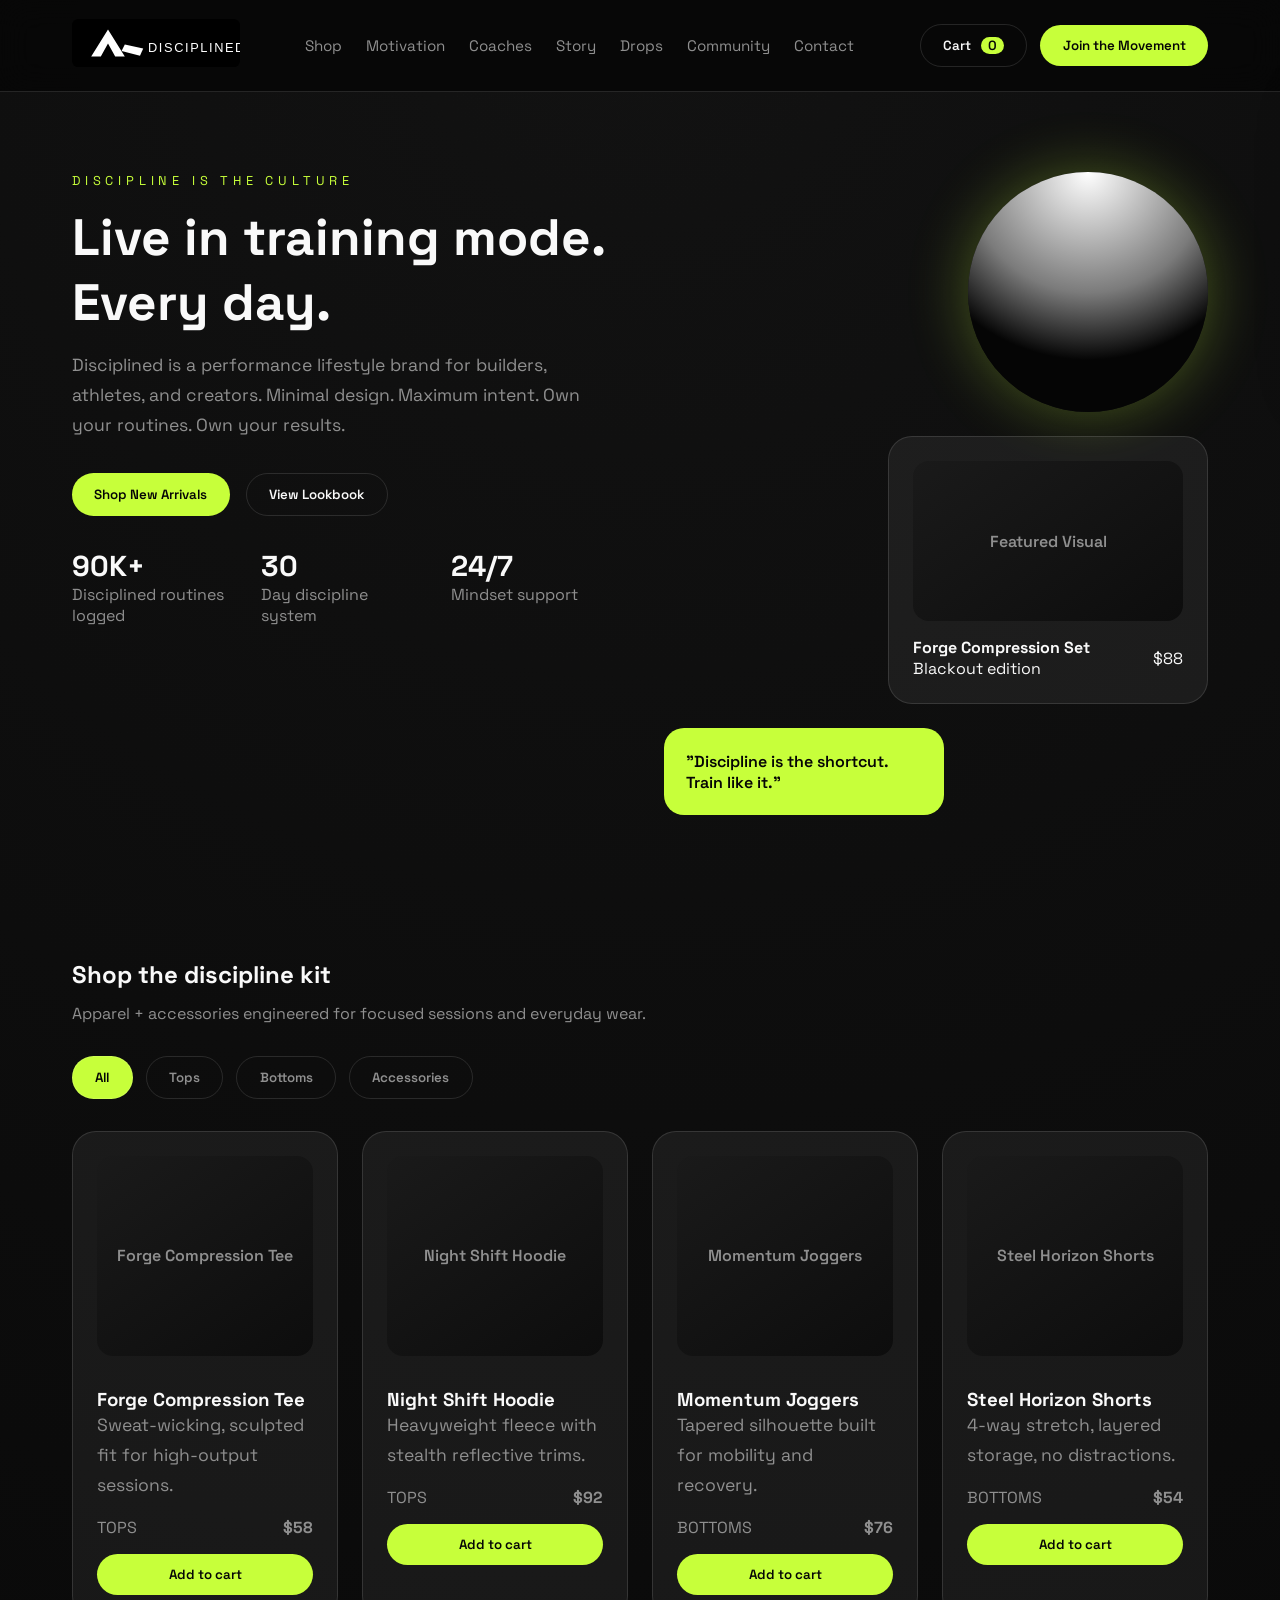
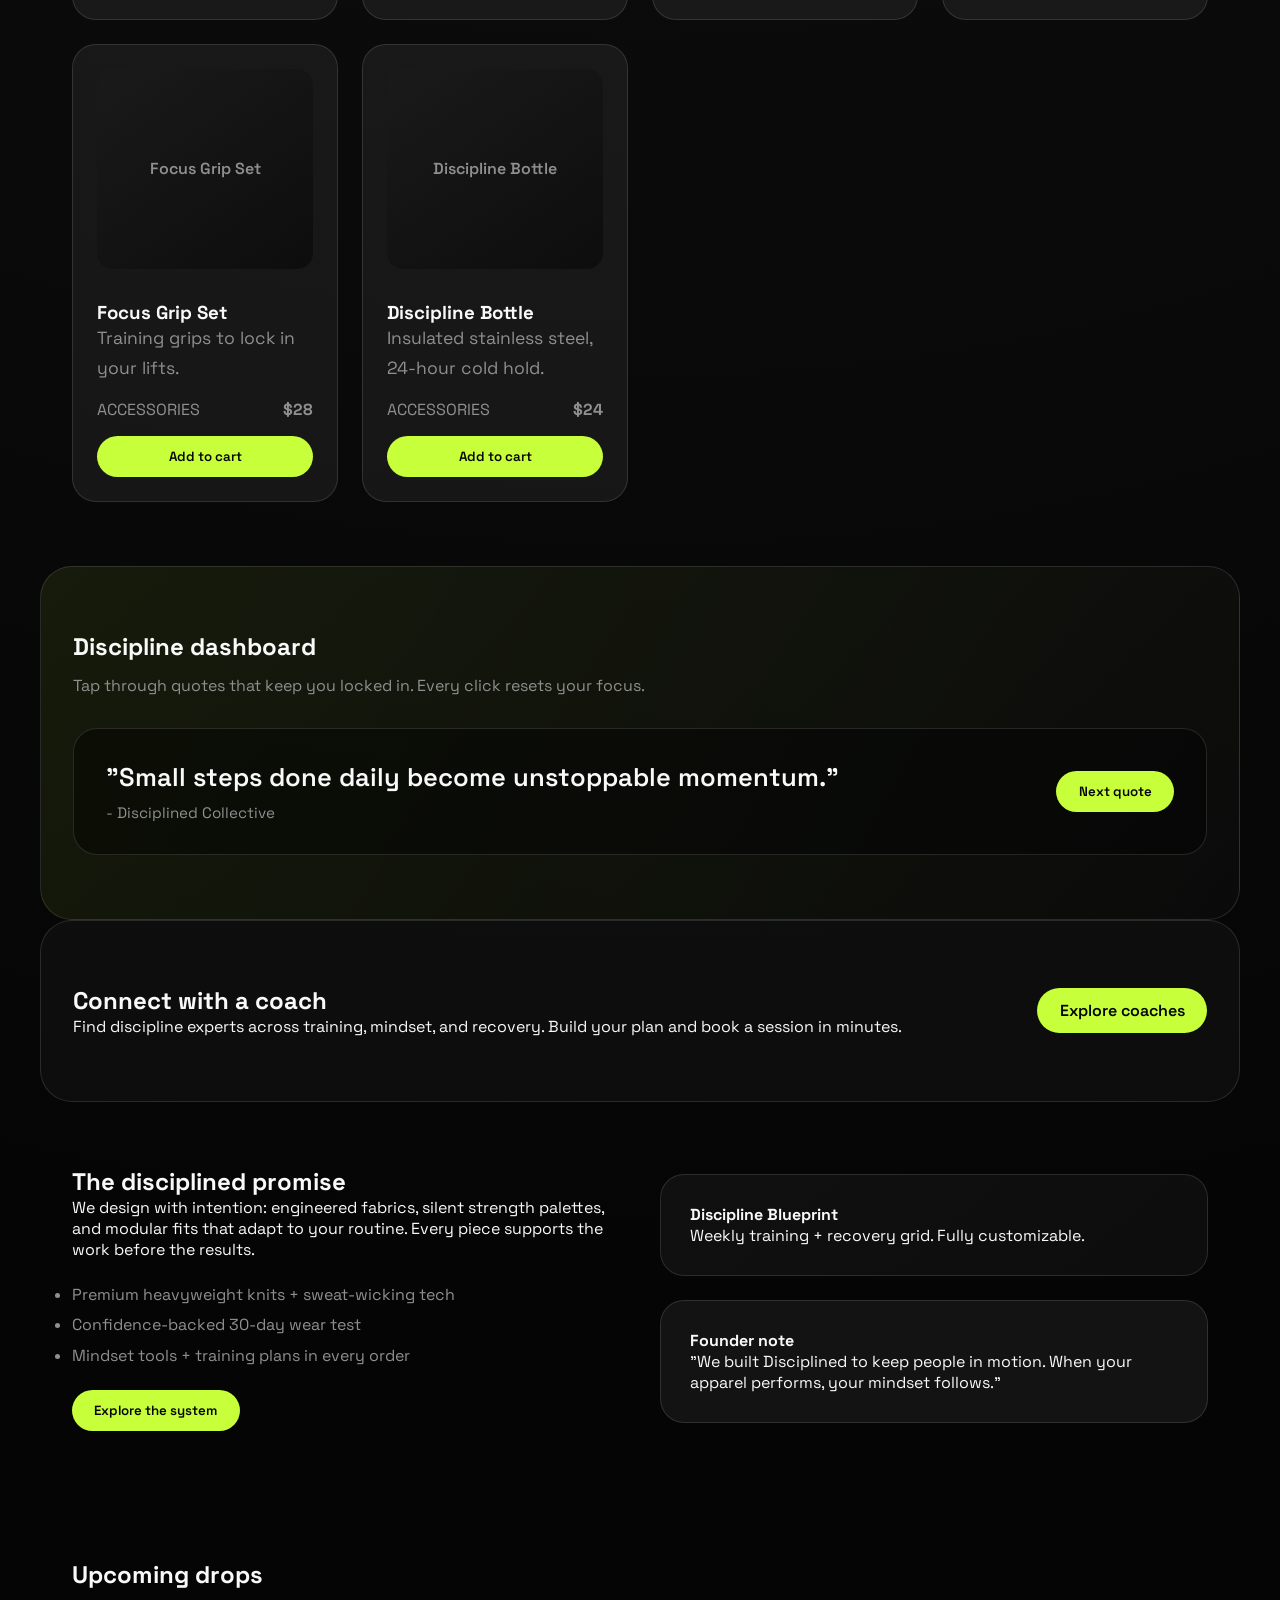
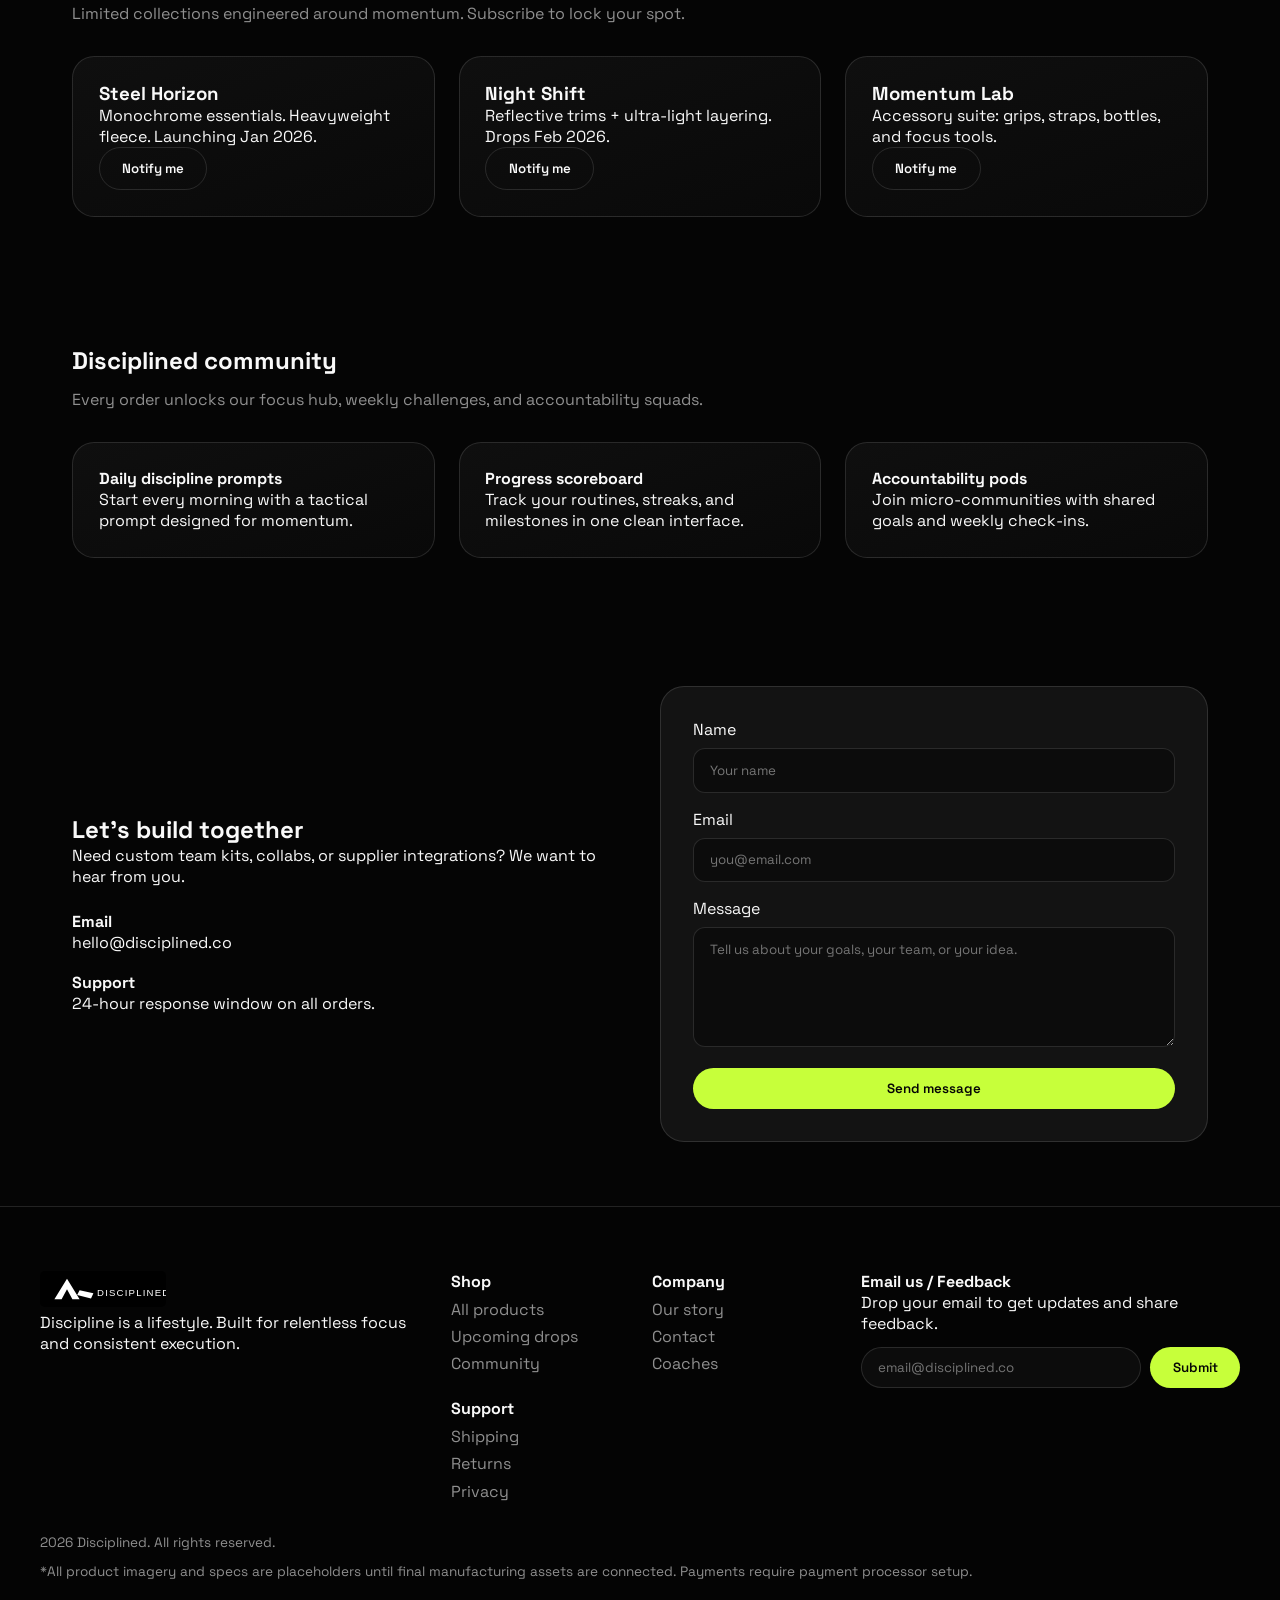
<file: index.html>
<!DOCTYPE html>
<html lang="en">
<head>
  <meta charset="UTF-8" />
  <meta name="viewport" content="width=device-width, initial-scale=1.0" />
  <title>Disciplined | The Discipline Lifestyle</title>
  <meta name="description" content="Disciplined is a lifestyle brand built on focus, training, and relentless consistency. Premium gym apparel and accessories." />
  <link rel="stylesheet" href="styles.css" />
  <link rel="preconnect" href="https://fonts.googleapis.com" />
  <link rel="preconnect" href="https://fonts.gstatic.com" crossorigin />
  <link href="https://fonts.googleapis.com/css2?family=Space+Grotesk:wght@300;400;500;600;700&display=swap" rel="stylesheet" />
</head>
<body>
  <div class="noise"></div>
  <header class="site-header">
    <nav class="nav">
      <div class="logo-wrap">
        <img src="assets/logo.svg" alt="Disciplined logo" class="logo" />
      </div>
      <ul class="nav-links">
        <li><a href="#shop">Shop</a></li>
        <li><a href="#motivation">Motivation</a></li>
        <li><a href="coaches.html">Coaches</a></li>
        <li><a href="#story">Story</a></li>
        <li><a href="#drops">Drops</a></li>
        <li><a href="#community">Community</a></li>
        <li><a href="#contact">Contact</a></li>
      </ul>
      <div class="nav-actions">
        <button class="ghost" id="openCart">Cart <span class="pill" id="cartCount">0</span></button>
        <button class="accent">Join the Movement</button>
      </div>
    </nav>
  </header>

  <main>
    <section class="hero">
      <div class="hero-content">
        <p class="eyebrow">DISCIPLINE IS THE CULTURE</p>
        <h1>Live in training mode. Every day.</h1>
        <p class="lead">Disciplined is a performance lifestyle brand for builders, athletes, and creators. Minimal design. Maximum intent. Own your routines. Own your results.</p>
        <div class="hero-actions">
          <button class="accent" id="heroShop">Shop New Arrivals</button>
          <button class="ghost">View Lookbook</button>
        </div>
        <div class="hero-stats">
          <div>
            <h3>90K+</h3>
            <p>Disciplined routines logged</p>
          </div>
          <div>
            <h3>30</h3>
            <p>Day discipline system</p>
          </div>
          <div>
            <h3>24/7</h3>
            <p>Mindset support</p>
          </div>
        </div>
      </div>
      <div class="hero-visual">
        <div class="orb"></div>
        <div class="product-card">
          <div class="product-image">Featured Visual</div>
          <div class="product-info">
            <div>
              <h4>Forge Compression Set</h4>
              <p>Blackout edition</p>
            </div>
            <span>$88</span>
          </div>
        </div>
        <div class="quote">
          <p>"Discipline is the shortcut. Train like it."</p>
        </div>
      </div>
    </section>

    <section id="shop" class="section">
      <div class="section-header">
        <h2>Shop the discipline kit</h2>
        <p>Apparel + accessories engineered for focused sessions and everyday wear.</p>
      </div>
      <div class="filters">
        <button class="filter active" data-filter="all">All</button>
        <button class="filter" data-filter="tops">Tops</button>
        <button class="filter" data-filter="bottoms">Bottoms</button>
        <button class="filter" data-filter="accessories">Accessories</button>
      </div>
      <div class="product-grid" id="productGrid"></div>
    </section>

    <section id="motivation" class="section motivation">
      <div class="section-header">
        <h2>Discipline dashboard</h2>
        <p>Tap through quotes that keep you locked in. Every click resets your focus.</p>
      </div>
      <div class="quote-panel">
        <div class="quote-content" id="quoteContent">
          <p class="quote-text">"Small steps done daily become unstoppable momentum."</p>
          <span class="quote-author">- Disciplined Collective</span>
        </div>
        <button class="accent" id="nextQuote">Next quote</button>
      </div>
    </section>

    <section class="section coaches-cta">
      <div>
        <h2>Connect with a coach</h2>
        <p>Find discipline experts across training, mindset, and recovery. Build your plan and book a session in minutes.</p>
      </div>
      <a class="accent" href="coaches.html">Explore coaches</a>
    </section>

    <section id="story" class="section split">
      <div>
        <h2>The disciplined promise</h2>
        <p>We design with intention: engineered fabrics, silent strength palettes, and modular fits that adapt to your routine. Every piece supports the work before the results.</p>
        <ul class="bullets">
          <li>Premium heavyweight knits + sweat-wicking tech</li>
          <li>Confidence-backed 30-day wear test</li>
          <li>Mindset tools + training plans in every order</li>
        </ul>
        <button class="accent">Explore the system</button>
      </div>
      <div class="visual-stack">
        <div class="stack-card">
          <h4>Discipline Blueprint</h4>
          <p>Weekly training + recovery grid. Fully customizable.</p>
        </div>
        <div class="stack-card glass">
          <h4>Founder note</h4>
          <p>"We built Disciplined to keep people in motion. When your apparel performs, your mindset follows."</p>
        </div>
      </div>
    </section>

    <section id="drops" class="section">
      <div class="section-header">
        <h2>Upcoming drops</h2>
        <p>Limited collections engineered around momentum. Subscribe to lock your spot.</p>
      </div>
      <div class="drops-grid">
        <div class="drop-card">
          <h3>Steel Horizon</h3>
          <p>Monochrome essentials. Heavyweight fleece. Launching Jan 2026.</p>
          <button class="ghost">Notify me</button>
        </div>
        <div class="drop-card">
          <h3>Night Shift</h3>
          <p>Reflective trims + ultra-light layering. Drops Feb 2026.</p>
          <button class="ghost">Notify me</button>
        </div>
        <div class="drop-card">
          <h3>Momentum Lab</h3>
          <p>Accessory suite: grips, straps, bottles, and focus tools.</p>
          <button class="ghost">Notify me</button>
        </div>
      </div>
    </section>

    <section id="community" class="section">
      <div class="section-header">
        <h2>Disciplined community</h2>
        <p>Every order unlocks our focus hub, weekly challenges, and accountability squads.</p>
      </div>
      <div class="community-grid">
        <div class="community-card">
          <h4>Daily discipline prompts</h4>
          <p>Start every morning with a tactical prompt designed for momentum.</p>
        </div>
        <div class="community-card">
          <h4>Progress scoreboard</h4>
          <p>Track your routines, streaks, and milestones in one clean interface.</p>
        </div>
        <div class="community-card">
          <h4>Accountability pods</h4>
          <p>Join micro-communities with shared goals and weekly check-ins.</p>
        </div>
      </div>
    </section>

    <section id="contact" class="section split contact">
      <div>
        <h2>Let’s build together</h2>
        <p>Need custom team kits, collabs, or supplier integrations? We want to hear from you.</p>
        <div class="contact-info">
          <div>
            <h4>Email</h4>
            <p>hello@disciplined.co</p>
          </div>
          <div>
            <h4>Support</h4>
            <p>24-hour response window on all orders.</p>
          </div>
        </div>
      </div>
      <form class="contact-form">
        <label>
          Name
          <input type="text" placeholder="Your name" />
        </label>
        <label>
          Email
          <input type="email" placeholder="you@email.com" />
        </label>
        <label>
          Message
          <textarea placeholder="Tell us about your goals, your team, or your idea."></textarea>
        </label>
        <button type="button" class="accent">Send message</button>
      </form>
    </section>
  </main>

  <aside class="cart" id="cartPanel">
    <div class="cart-header">
      <h3>Your Cart</h3>
      <button class="ghost" id="closeCart">Close</button>
    </div>
    <div class="cart-body" id="cartItems"></div>
    <div class="cart-footer">
      <div class="cart-summary">
        <span>Subtotal</span>
        <strong id="cartSubtotal">$0</strong>
      </div>
      <button class="accent" id="checkoutBtn">Checkout</button>
      <p class="fineprint">Payment processing powered by Stripe or bank transfer integrations. Setup required.</p>
    </div>
  </aside>

  <div class="checkout" id="checkoutModal">
    <div class="checkout-card">
      <div class="checkout-header">
        <h3>Secure Checkout</h3>
        <button class="ghost" id="closeCheckout">Close</button>
      </div>
      <div class="checkout-body">
        <p>Complete your order to receive a confirmation number and invoice email.</p>
        <label>
          Full name
          <input type="text" placeholder="Jordan Wells" />
        </label>
        <label>
          Email
          <input type="email" placeholder="jordan@discipline.com" />
        </label>
        <label>
          Shipping address
          <input type="text" placeholder="123 Focus Ave, Los Angeles" />
        </label>
        <button class="accent" id="confirmOrder">Confirm & Generate Invoice</button>
        <div class="confirmation" id="confirmation"></div>
      </div>
    </div>
  </div>

  <footer class="site-footer">
    <div class="footer-top">
      <div>
        <img src="assets/logo.svg" alt="Disciplined logo" class="logo small" />
        <p>Discipline is a lifestyle. Built for relentless focus and consistent execution.</p>
      </div>
      <div class="footer-links">
        <div>
          <h4>Shop</h4>
          <a href="#shop">All products</a>
          <a href="#drops">Upcoming drops</a>
          <a href="#community">Community</a>
        </div>
        <div>
          <h4>Company</h4>
          <a href="#story">Our story</a>
          <a href="#contact">Contact</a>
          <a href="coaches.html">Coaches</a>
        </div>
        <div>
          <h4>Support</h4>
          <a href="#">Shipping</a>
          <a href="#">Returns</a>
          <a href="#">Privacy</a>
        </div>
      </div>
      <div class="newsletter">
        <h4>Email us / Feedback</h4>
        <p>Drop your email to get updates and share feedback.</p>
        <div class="newsletter-form">
          <input type="email" placeholder="email@disciplined.co" />
          <button class="accent">Submit</button>
        </div>
      </div>
    </div>
    <div class="footer-bottom">
      <p>2026 Disciplined. All rights reserved.</p>
      <p class="legal">*All product imagery and specs are placeholders until final manufacturing assets are connected. Payments require payment processor setup.</p>
    </div>
  </footer>

  <script src="app.js"></script>
</body>
</html>
</file>
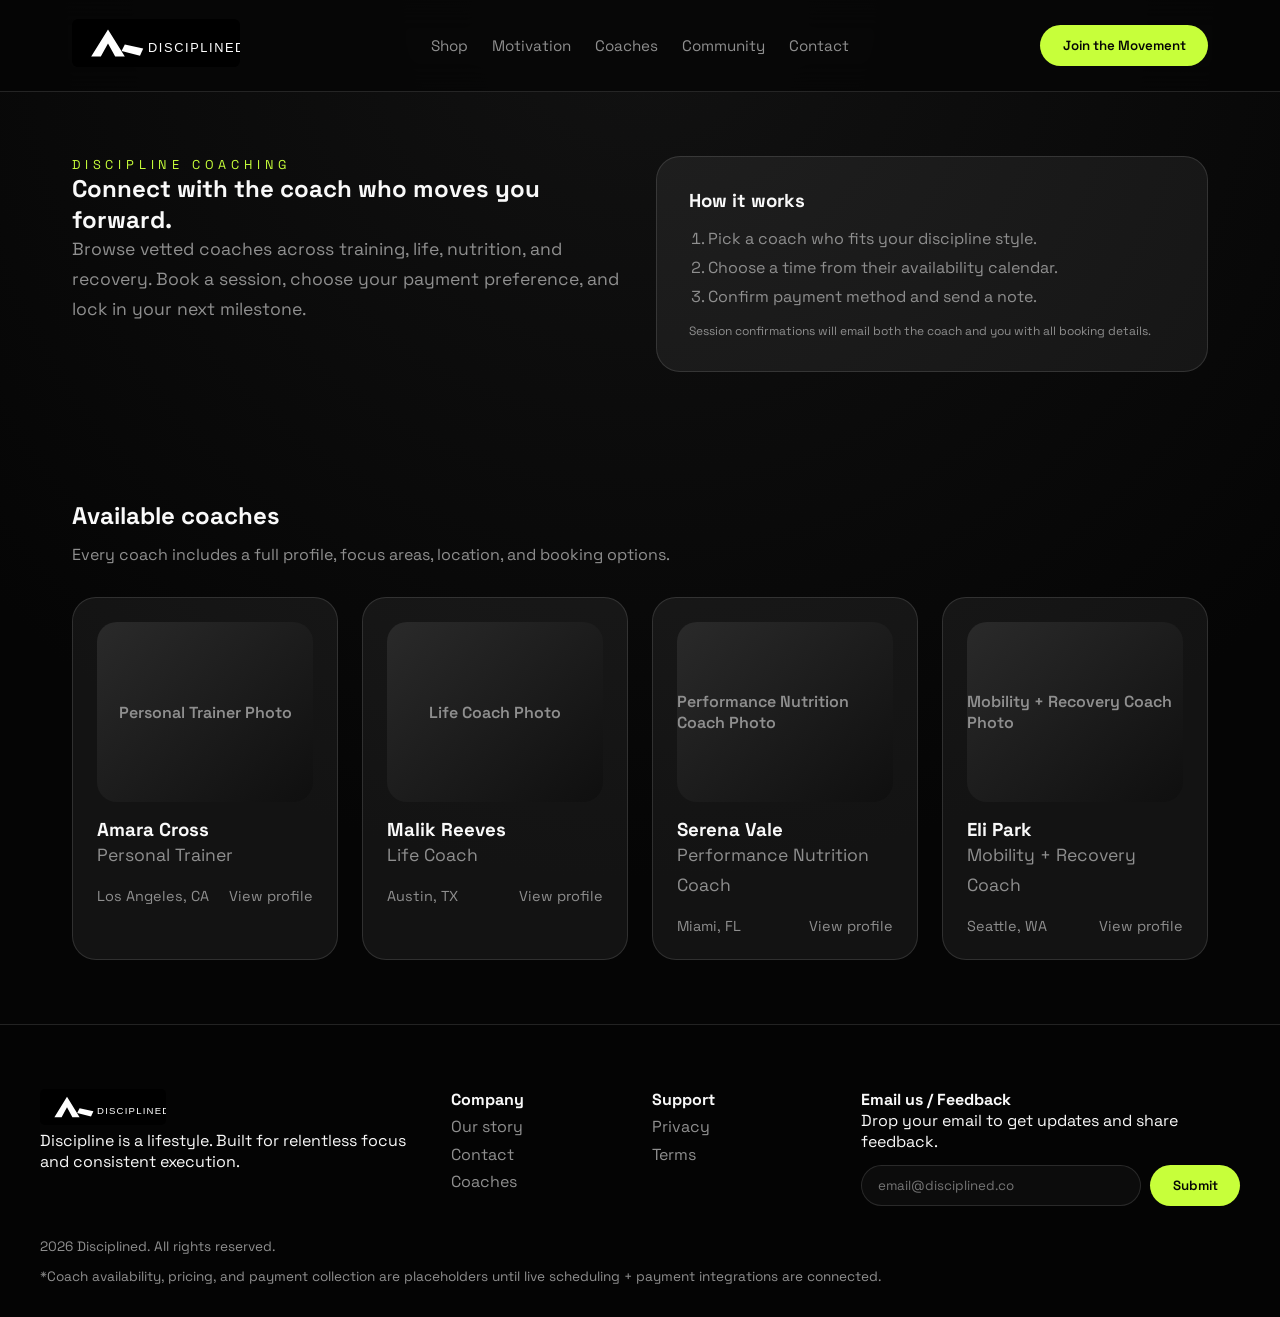
<file: coaches.html>
<!DOCTYPE html>
<html lang="en">
<head>
  <meta charset="UTF-8" />
  <meta name="viewport" content="width=device-width, initial-scale=1.0" />
  <title>Disciplined Coaches | Book Your Session</title>
  <meta name="description" content="Connect with Disciplined coaches. Book sessions with elite trainers, life coaches, nutritionists, and recovery experts." />
  <link rel="stylesheet" href="styles.css" />
  <link rel="preconnect" href="https://fonts.googleapis.com" />
  <link rel="preconnect" href="https://fonts.gstatic.com" crossorigin />
  <link href="https://fonts.googleapis.com/css2?family=Space+Grotesk:wght@300;400;500;600;700&display=swap" rel="stylesheet" />
</head>
<body class="coaches-page">
  <div class="noise"></div>
  <header class="site-header">
    <nav class="nav">
      <div class="logo-wrap">
        <a href="index.html"><img src="assets/logo.svg" alt="Disciplined logo" class="logo" /></a>
      </div>
      <ul class="nav-links">
        <li><a href="index.html#shop">Shop</a></li>
        <li><a href="index.html#motivation">Motivation</a></li>
        <li><a href="coaches.html">Coaches</a></li>
        <li><a href="index.html#community">Community</a></li>
        <li><a href="index.html#contact">Contact</a></li>
      </ul>
      <div class="nav-actions">
        <button class="accent">Join the Movement</button>
      </div>
    </nav>
  </header>

  <main>
    <section class="section coaches-hero">
      <div>
        <p class="eyebrow">DISCIPLINE COACHING</p>
        <h1>Connect with the coach who moves you forward.</h1>
        <p class="lead">Browse vetted coaches across training, life, nutrition, and recovery. Book a session, choose your payment preference, and lock in your next milestone.</p>
      </div>
      <div class="coach-hero-card">
        <h3>How it works</h3>
        <ol>
          <li>Pick a coach who fits your discipline style.</li>
          <li>Choose a time from their availability calendar.</li>
          <li>Confirm payment method and send a note.</li>
        </ol>
        <p class="fineprint">Session confirmations will email both the coach and you with all booking details.</p>
      </div>
    </section>

    <section class="section">
      <div class="section-header">
        <h2>Available coaches</h2>
        <p>Every coach includes a full profile, focus areas, location, and booking options.</p>
      </div>
      <div class="coach-grid" id="coachGrid"></div>
    </section>
  </main>

  <div class="coach-modal" id="coachModal">
    <div class="coach-modal-card">
      <div class="checkout-header">
        <h3>Coach profile</h3>
        <button class="ghost" id="closeCoach">Close</button>
      </div>
      <div class="coach-modal-body" id="coachModalBody"></div>
    </div>
  </div>

  <div class="booking-modal" id="bookingModal">
    <div class="coach-modal-card">
      <div class="checkout-header">
        <h3>Book a session</h3>
        <button class="ghost" id="closeBooking">Close</button>
      </div>
      <div class="booking-body" id="bookingBody"></div>
    </div>
  </div>

  <footer class="site-footer">
    <div class="footer-top">
      <div>
        <img src="assets/logo.svg" alt="Disciplined logo" class="logo small" />
        <p>Discipline is a lifestyle. Built for relentless focus and consistent execution.</p>
      </div>
      <div class="footer-links">
        <div>
          <h4>Company</h4>
          <a href="index.html#story">Our story</a>
          <a href="index.html#contact">Contact</a>
          <a href="coaches.html">Coaches</a>
        </div>
        <div>
          <h4>Support</h4>
          <a href="#">Privacy</a>
          <a href="#">Terms</a>
        </div>
      </div>
      <div class="newsletter">
        <h4>Email us / Feedback</h4>
        <p>Drop your email to get updates and share feedback.</p>
        <div class="newsletter-form">
          <input type="email" placeholder="email@disciplined.co" />
          <button class="accent">Submit</button>
        </div>
      </div>
    </div>
    <div class="footer-bottom">
      <p>2026 Disciplined. All rights reserved.</p>
      <p class="legal">*Coach availability, pricing, and payment collection are placeholders until live scheduling + payment integrations are connected.</p>
    </div>
  </footer>

  <script src="coaches.js"></script>
</body>
</html>
</file>
<file: styles.css>
:root {
  color-scheme: dark;
  --black: #050505;
  --white: #f9f9f9;
  --gray: #8f8f8f;
  --accent: #c7ff3a;
  --glass: rgba(255, 255, 255, 0.06);
  --border: rgba(255, 255, 255, 0.12);
  --shadow: 0 20px 60px rgba(0, 0, 0, 0.4);
}

* {
  margin: 0;
  padding: 0;
  box-sizing: border-box;
  font-family: "Space Grotesk", sans-serif;
}

body {
  background: radial-gradient(circle at top, #121212, #050505 60%);
  color: var(--white);
  overflow-x: hidden;
}

a {
  color: inherit;
  text-decoration: none;
}

.noise {
  position: fixed;
  inset: 0;
  background: url("data:image/svg+xml,%3Csvg xmlns='http://www.w3.org/2000/svg' width='180' height='180' viewBox='0 0 180 180'%3E%3Cfilter id='n'%3E%3CfeTurbulence type='fractalNoise' baseFrequency='0.8' numOctaves='4' stitchTiles='stitch'/%3E%3C/filter%3E%3Crect width='180' height='180' filter='url(%23n)' opacity='0.15'/%3E%3C/svg%3E");
  opacity: 0.2;
  mix-blend-mode: soft-light;
  pointer-events: none;
  z-index: 1;
}

.site-header {
  position: sticky;
  top: 0;
  background: rgba(5, 5, 5, 0.8);
  backdrop-filter: blur(16px);
  z-index: 10;
  border-bottom: 1px solid var(--border);
}

.nav {
  max-width: 1200px;
  margin: 0 auto;
  padding: 1.2rem 2rem;
  display: flex;
  align-items: center;
  justify-content: space-between;
  gap: 2rem;
}

.logo {
  height: 48px;
}

.logo.small {
  height: 36px;
}

.nav-links {
  display: flex;
  gap: 1.5rem;
  list-style: none;
  font-size: 0.95rem;
  color: var(--gray);
}

.nav-links a:hover {
  color: var(--white);
}

.nav-actions {
  display: flex;
  align-items: center;
  gap: 0.8rem;
}

button,
.accent {
  border: none;
  cursor: pointer;
  padding: 0.75rem 1.4rem;
  border-radius: 999px;
  font-weight: 600;
  transition: transform 0.2s ease, box-shadow 0.2s ease;
}

button:hover,
.accent:hover {
  transform: translateY(-2px);
  box-shadow: var(--shadow);
}

button.accent,
.accent {
  background: var(--accent);
  color: #050505;
}

button.ghost {
  background: transparent;
  color: var(--white);
  border: 1px solid var(--border);
}

.pill {
  background: var(--accent);
  color: #050505;
  border-radius: 999px;
  padding: 0 0.45rem;
  margin-left: 0.4rem;
}

main {
  position: relative;
  z-index: 2;
}

.hero {
  display: grid;
  grid-template-columns: repeat(auto-fit, minmax(320px, 1fr));
  gap: 3rem;
  padding: 5rem 2rem;
  max-width: 1200px;
  margin: 0 auto;
}

.eyebrow {
  letter-spacing: 0.3rem;
  color: var(--accent);
  font-size: 0.8rem;
}

.hero h1 {
  font-size: clamp(2.8rem, 4vw, 4.5rem);
  margin: 1rem 0;
}

.lead {
  color: var(--gray);
  font-size: 1.1rem;
  line-height: 1.7;
}

.hero-actions {
  display: flex;
  gap: 1rem;
  margin: 2rem 0;
  flex-wrap: wrap;
}

.hero-stats {
  display: grid;
  grid-template-columns: repeat(auto-fit, minmax(140px, 1fr));
  gap: 1.5rem;
  margin-top: 2rem;
}

.hero-stats h3 {
  font-size: 1.8rem;
}

.hero-stats p {
  color: var(--gray);
}

.hero-visual {
  display: flex;
  flex-direction: column;
  gap: 1.5rem;
  align-items: flex-end;
}

.orb {
  width: 240px;
  height: 240px;
  border-radius: 50%;
  background: radial-gradient(circle at top, #ffffff, #7b7b7b 45%, #050505 70%);
  box-shadow: 0 0 60px rgba(199, 255, 58, 0.3);
}

.product-card {
  background: var(--glass);
  border: 1px solid var(--border);
  padding: 1.5rem;
  border-radius: 24px;
  width: 100%;
  max-width: 320px;
}

.product-image {
  height: 160px;
  border-radius: 16px;
  background: linear-gradient(145deg, #1a1a1a, #0d0d0d);
  display: flex;
  align-items: center;
  justify-content: center;
  color: var(--gray);
  font-weight: 600;
  margin-bottom: 1rem;
}

.product-info {
  display: flex;
  align-items: center;
  justify-content: space-between;
}

.quote {
  background: var(--accent);
  color: #050505;
  padding: 1.4rem;
  border-radius: 20px;
  font-weight: 600;
  max-width: 280px;
  align-self: flex-start;
}

.section {
  max-width: 1200px;
  margin: 0 auto;
  padding: 4rem 2rem;
}

.section-header {
  display: flex;
  flex-direction: column;
  gap: 0.8rem;
  margin-bottom: 2rem;
}

.section-header p {
  color: var(--gray);
}

.filters {
  display: flex;
  gap: 0.8rem;
  flex-wrap: wrap;
  margin-bottom: 2rem;
}

.filter {
  background: transparent;
  border: 1px solid var(--border);
  color: var(--gray);
}

.filter.active,
.filter:hover {
  color: #050505;
  background: var(--accent);
}

.product-grid {
  display: grid;
  grid-template-columns: repeat(auto-fit, minmax(240px, 1fr));
  gap: 1.5rem;
}

.product-tile {
  background: var(--glass);
  border: 1px solid var(--border);
  padding: 1.5rem;
  border-radius: 24px;
  display: flex;
  flex-direction: column;
  gap: 1rem;
}

.product-tile .product-image {
  height: 200px;
}

.product-meta {
  display: flex;
  align-items: center;
  justify-content: space-between;
  color: var(--gray);
}

.motivation {
  background: linear-gradient(120deg, rgba(199, 255, 58, 0.08), rgba(255, 255, 255, 0.02));
  border-radius: 32px;
  border: 1px solid var(--border);
}

.quote-panel {
  display: flex;
  align-items: center;
  justify-content: space-between;
  gap: 2rem;
  background: rgba(0, 0, 0, 0.4);
  padding: 2rem;
  border-radius: 24px;
  border: 1px solid var(--border);
}

.quote-content {
  display: flex;
  flex-direction: column;
  gap: 0.6rem;
}

.quote-text {
  font-size: 1.6rem;
  font-weight: 600;
}

.quote-author {
  color: var(--gray);
  font-size: 0.95rem;
}

.coaches-cta {
  display: flex;
  align-items: center;
  justify-content: space-between;
  gap: 2rem;
  background: rgba(255, 255, 255, 0.03);
  border-radius: 32px;
  border: 1px solid var(--border);
}

.coaches-hero {
  display: grid;
  grid-template-columns: repeat(auto-fit, minmax(280px, 1fr));
  gap: 2rem;
  align-items: start;
}

.coach-hero-card {
  background: var(--glass);
  border: 1px solid var(--border);
  border-radius: 24px;
  padding: 2rem;
  display: grid;
  gap: 1rem;
}

.coach-hero-card ol {
  color: var(--gray);
  display: grid;
  gap: 0.5rem;
  padding-left: 1.2rem;
}

.coach-grid {
  display: grid;
  grid-template-columns: repeat(auto-fit, minmax(260px, 1fr));
  gap: 1.5rem;
}

.coach-card {
  background: var(--glass);
  border: 1px solid var(--border);
  padding: 1.5rem;
  border-radius: 24px;
  display: flex;
  flex-direction: column;
  gap: 1rem;
  cursor: pointer;
  transition: transform 0.2s ease, box-shadow 0.2s ease;
}

.coach-card:hover {
  transform: translateY(-4px);
  box-shadow: var(--shadow);
}

.coach-avatar {
  height: 180px;
  border-radius: 20px;
  background: linear-gradient(140deg, #2a2a2a, #0f0f0f);
  display: flex;
  align-items: center;
  justify-content: center;
  color: var(--gray);
  font-weight: 600;
}

.coach-meta {
  display: flex;
  justify-content: space-between;
  color: var(--gray);
  font-size: 0.9rem;
}

.coach-modal,
.booking-modal {
  position: fixed;
  inset: 0;
  background: rgba(0, 0, 0, 0.8);
  display: none;
  align-items: center;
  justify-content: center;
  z-index: 35;
}

.coach-modal.open,
.booking-modal.open {
  display: flex;
}

.coach-modal-card {
  background: #0b0b0b;
  border-radius: 24px;
  border: 1px solid var(--border);
  padding: 2rem;
  width: min(720px, 92vw);
  box-shadow: var(--shadow);
  max-height: 85vh;
  overflow-y: auto;
}

.coach-modal-body {
  display: grid;
  gap: 1.5rem;
  margin-top: 1.5rem;
}

.coach-modal-body h4 {
  font-size: 1.6rem;
}

.coach-detail {
  display: grid;
  gap: 0.6rem;
  color: var(--gray);
}

.booking-body {
  display: grid;
  gap: 1.5rem;
  margin-top: 1rem;
}

.calendar-grid {
  display: grid;
  grid-template-columns: repeat(auto-fit, minmax(160px, 1fr));
  gap: 1rem;
}

.calendar-day {
  border: 1px solid var(--border);
  border-radius: 18px;
  padding: 1rem;
  background: rgba(255, 255, 255, 0.02);
  display: grid;
  gap: 0.6rem;
}

.calendar-day h5 {
  font-size: 1rem;
}

.calendar-day p {
  color: var(--gray);
}

.calendar-time {
  background: transparent;
  color: var(--white);
  border: 1px solid var(--border);
  padding: 0.5rem 0.8rem;
  border-radius: 999px;
  font-size: 0.85rem;
  margin-top: 0.3rem;
}

.calendar-time.selected {
  background: var(--accent);
  color: #050505;
}

.booking-field {
  display: grid;
  gap: 0.5rem;
  color: var(--gray);
}

.booking-field input,
.booking-field textarea {
  width: 100%;
  padding: 0.8rem 1rem;
  border-radius: 12px;
  border: 1px solid var(--border);
  background: #0c0c0c;
  color: var(--white);
}

.booking-field textarea {
  min-height: 100px;
}

.payment-options {
  display: grid;
  gap: 0.5rem;
  color: var(--gray);
}

.payment-option {
  display: flex;
  align-items: center;
  gap: 0.6rem;
}

.split {
  display: grid;
  grid-template-columns: repeat(auto-fit, minmax(280px, 1fr));
  gap: 2.5rem;
  align-items: center;
}

.bullets {
  margin: 1.5rem 0;
  color: var(--gray);
  display: grid;
  gap: 0.6rem;
}

.visual-stack {
  display: grid;
  gap: 1.5rem;
}

.stack-card {
  padding: 1.8rem;
  border-radius: 24px;
  border: 1px solid var(--border);
  background: linear-gradient(140deg, #101010, #0d0d0d);
}

.stack-card.glass {
  background: var(--glass);
}

.drops-grid,
.community-grid {
  display: grid;
  grid-template-columns: repeat(auto-fit, minmax(240px, 1fr));
  gap: 1.5rem;
}

.drop-card,
.community-card {
  border: 1px solid var(--border);
  border-radius: 22px;
  padding: 1.6rem;
  background: linear-gradient(160deg, #0f0f0f, #090909);
}

.contact-form {
  display: grid;
  gap: 1rem;
  background: var(--glass);
  padding: 2rem;
  border-radius: 24px;
  border: 1px solid var(--border);
}

.contact-form input,
.contact-form textarea,
.checkout-body input {
  width: 100%;
  margin-top: 0.5rem;
  padding: 0.8rem 1rem;
  border-radius: 12px;
  border: 1px solid var(--border);
  background: #0c0c0c;
  color: var(--white);
}

.contact-form textarea {
  min-height: 120px;
}

.contact-info {
  display: grid;
  gap: 1.2rem;
  margin-top: 1.5rem;
}

.cart {
  position: fixed;
  right: 2rem;
  top: 5rem;
  width: min(360px, 90vw);
  background: rgba(10, 10, 10, 0.95);
  border: 1px solid var(--border);
  border-radius: 24px;
  padding: 1.5rem;
  box-shadow: var(--shadow);
  transform: translateX(120%);
  transition: transform 0.3s ease;
  z-index: 20;
}

.cart.open {
  transform: translateX(0);
}

.cart-body {
  margin: 1rem 0;
  display: grid;
  gap: 1rem;
  max-height: 260px;
  overflow-y: auto;
}

.cart-item {
  display: flex;
  justify-content: space-between;
  align-items: center;
  gap: 1rem;
  border-bottom: 1px solid var(--border);
  padding-bottom: 0.8rem;
}

.cart-item span {
  color: var(--gray);
}

.cart-footer {
  display: grid;
  gap: 1rem;
}

.cart-summary {
  display: flex;
  justify-content: space-between;
}

.fineprint {
  font-size: 0.75rem;
  color: var(--gray);
}

.checkout {
  position: fixed;
  inset: 0;
  background: rgba(0, 0, 0, 0.8);
  display: none;
  align-items: center;
  justify-content: center;
  z-index: 30;
}

.checkout.open {
  display: flex;
}

.checkout-card {
  background: #0b0b0b;
  border-radius: 24px;
  border: 1px solid var(--border);
  padding: 2rem;
  width: min(520px, 90vw);
  box-shadow: var(--shadow);
}

.checkout-header {
  display: flex;
  justify-content: space-between;
  align-items: center;
}

.checkout-body {
  display: grid;
  gap: 1rem;
  margin-top: 1rem;
}

.confirmation {
  margin-top: 1rem;
  padding: 1rem;
  border-radius: 16px;
  background: rgba(199, 255, 58, 0.1);
  border: 1px solid rgba(199, 255, 58, 0.4);
  display: none;
}

.confirmation.show {
  display: block;
}

.site-footer {
  padding: 4rem 2rem 2rem;
  border-top: 1px solid var(--border);
  background: #040404;
}

.footer-top {
  max-width: 1200px;
  margin: 0 auto;
  display: grid;
  gap: 2rem;
  grid-template-columns: repeat(auto-fit, minmax(220px, 1fr));
}

.footer-links {
  display: grid;
  grid-template-columns: repeat(auto-fit, minmax(140px, 1fr));
  gap: 1.5rem;
}

.footer-links a {
  color: var(--gray);
  display: block;
  margin-top: 0.4rem;
}

.newsletter-form {
  display: flex;
  gap: 0.6rem;
  margin-top: 0.8rem;
}

.newsletter-form input {
  flex: 1;
  padding: 0.7rem 1rem;
  border-radius: 999px;
  border: 1px solid var(--border);
  background: #0c0c0c;
  color: var(--white);
}

.footer-bottom {
  max-width: 1200px;
  margin: 2rem auto 0;
  display: flex;
  flex-direction: column;
  gap: 0.8rem;
  color: var(--gray);
  font-size: 0.85rem;
}

@media (max-width: 900px) {
  .nav-links {
    display: none;
  }

  .nav {
    flex-wrap: wrap;
  }

  .quote-panel {
    flex-direction: column;
    align-items: flex-start;
  }

  .coaches-cta {
    flex-direction: column;
    align-items: flex-start;
  }
}
</file>
